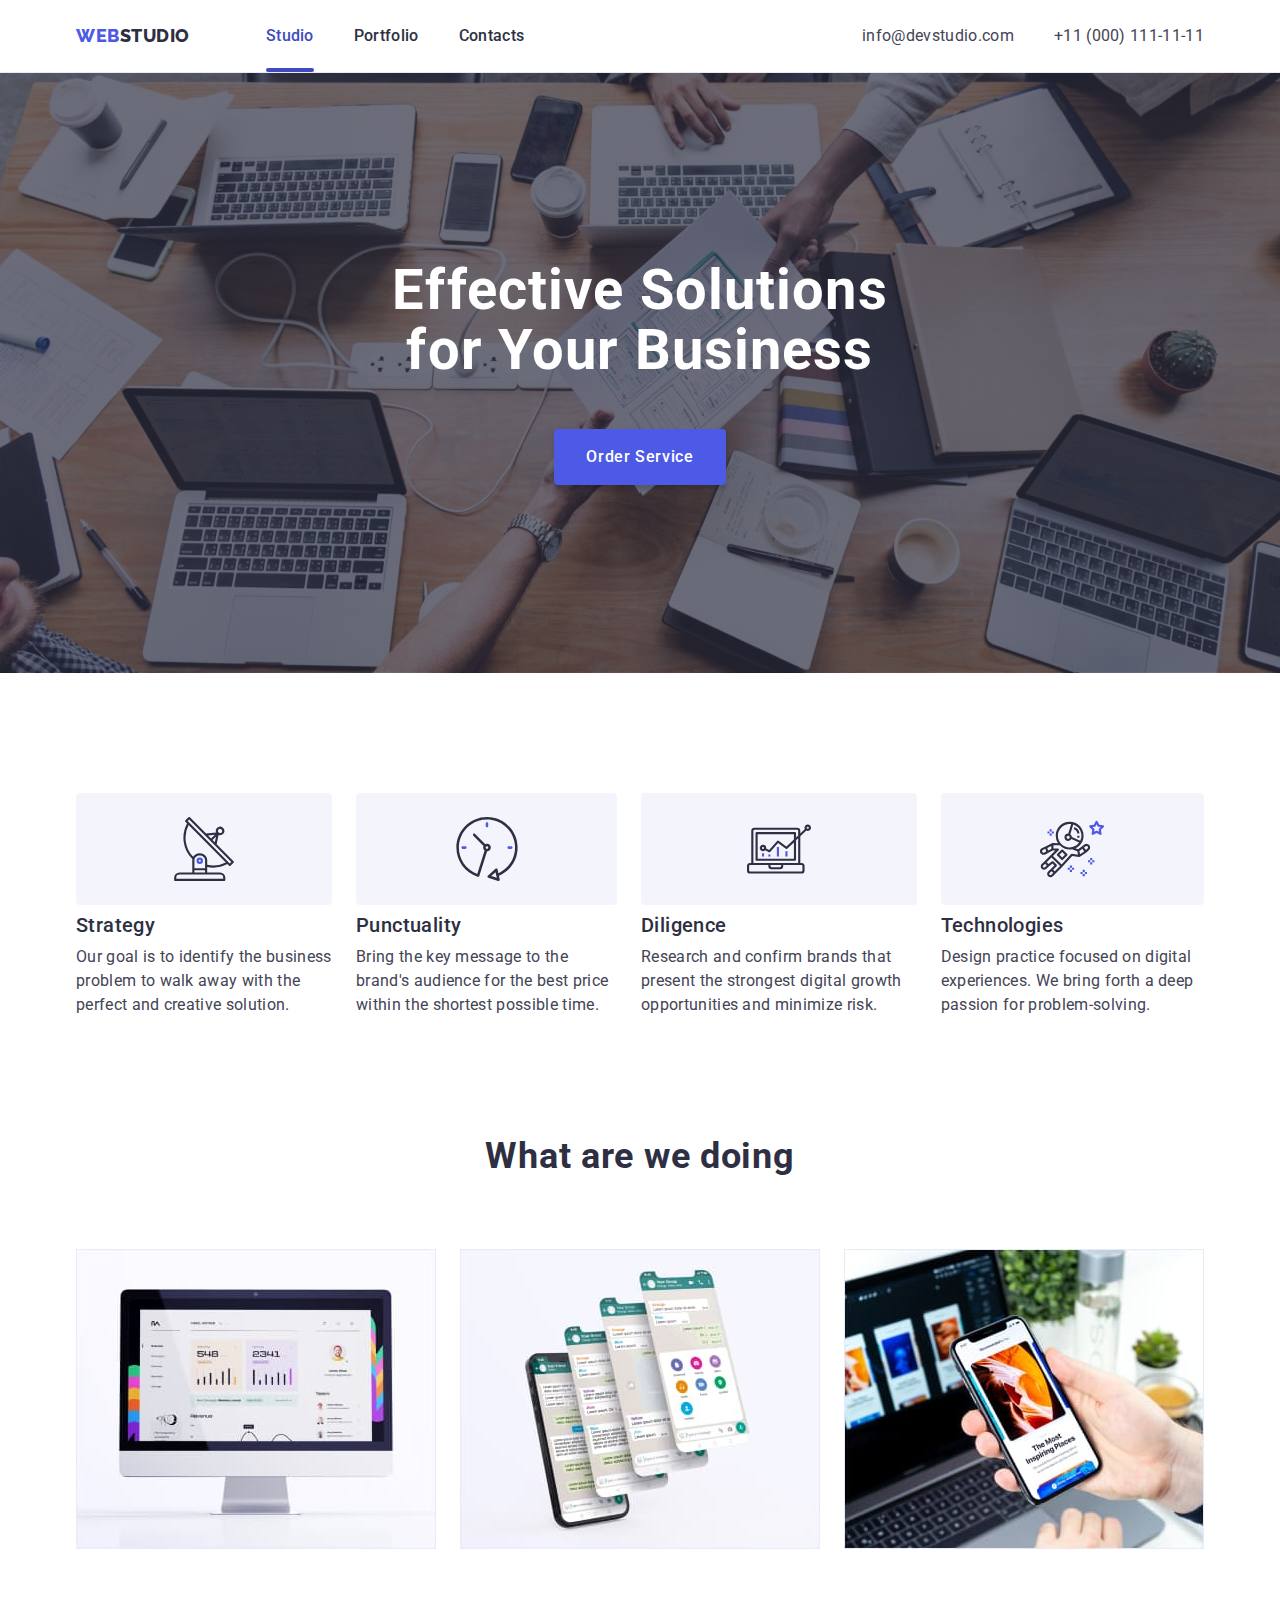
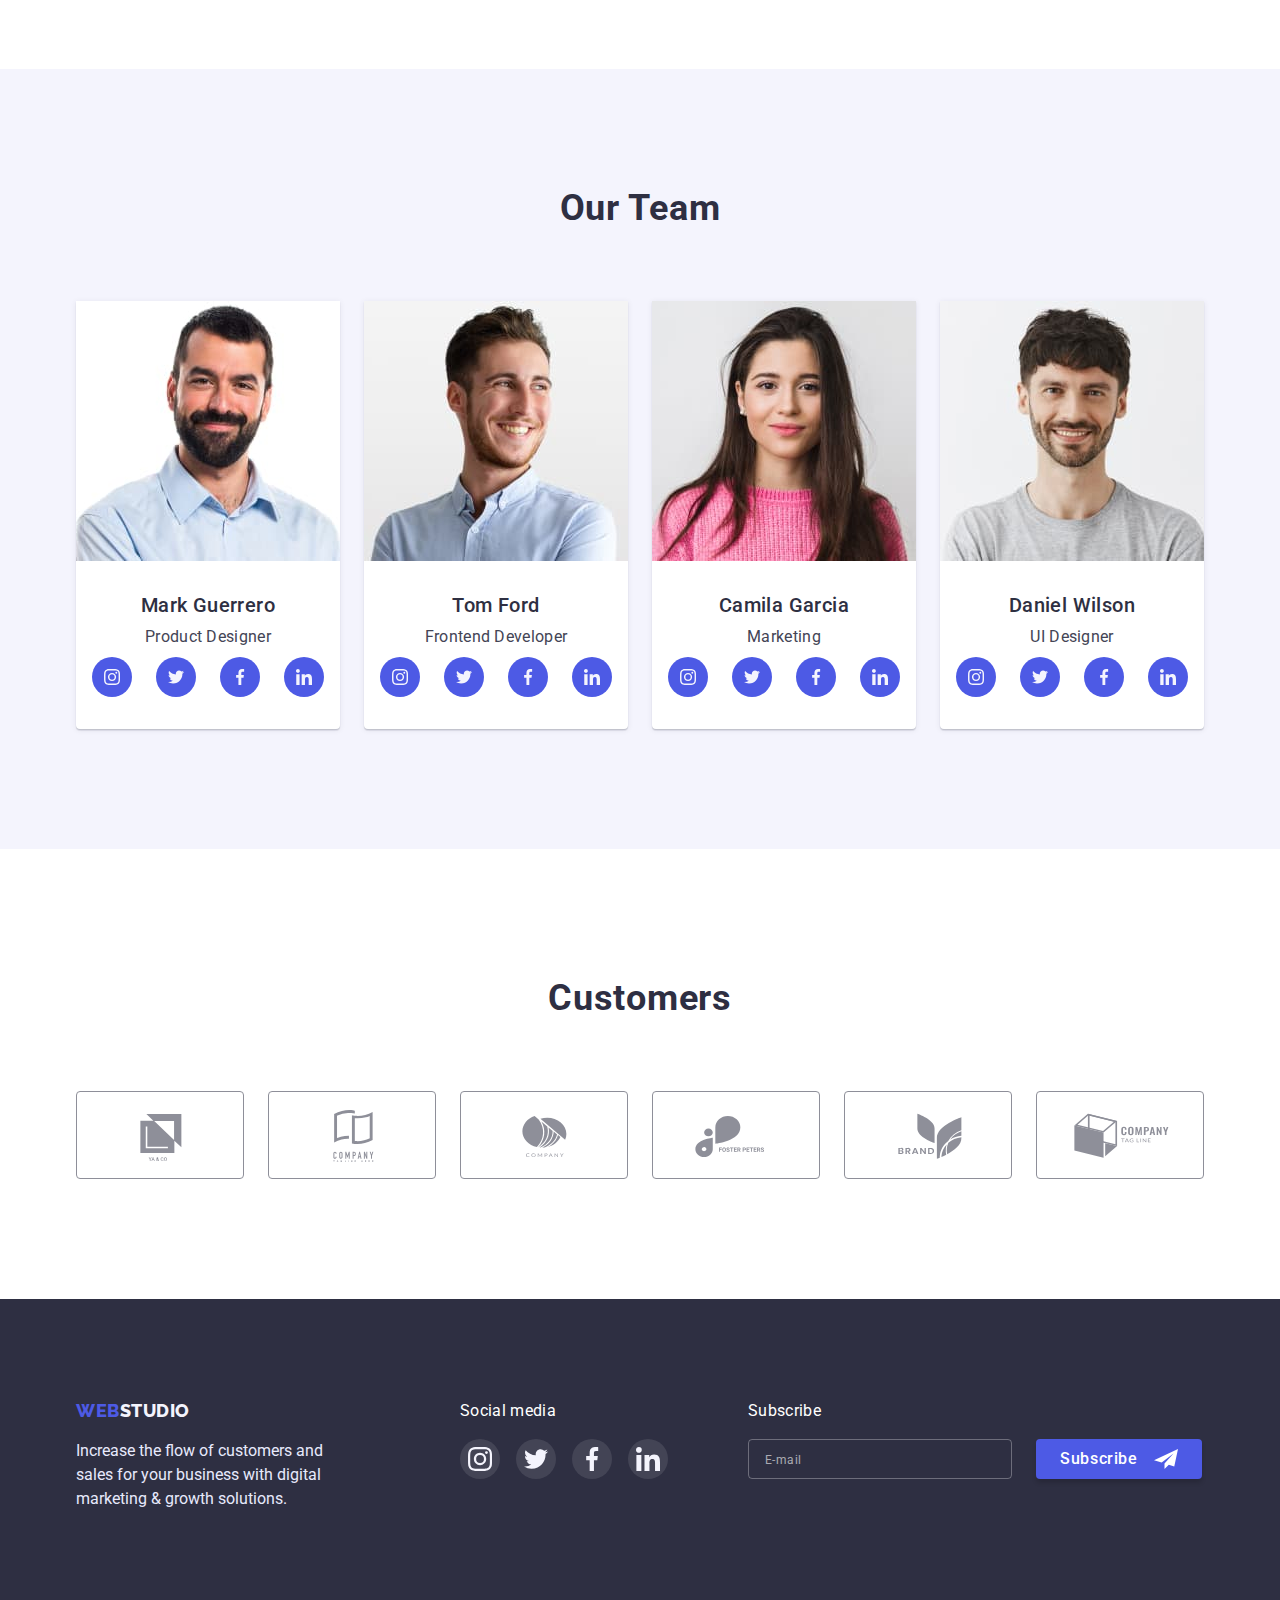
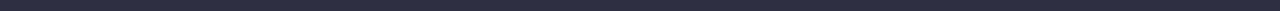
<file: index.html>
<!DOCTYPE html>
<html lang="en">
  <head>
    <meta charset="UTF-8" />
    <meta http-equiv="X-UA-Compatible" content="IE=edge" />
    <meta name="viewport" content="width=device-width, initial-scale=1.0" />
    <title>Studio</title>
    <link rel="preconnect" href="https://fonts.googleapis.com" />
    <link rel="preconnect" href="https://fonts.gstatic.com" crossorigin />
    <link
      href="https://fonts.googleapis.com/css2?family=Raleway:wght@800&family=Roboto:wght@400;500;700;900&display=swap"
      rel="stylesheet"
    />
    <link
      rel="stylesheet"
      href="https://cdnjs.cloudflare.com/ajax/libs/modern-normalize/1.1.0/modern-normalize.min.css"
    />
    <link rel="stylesheet" href="./css/styles.css" />
  </head>
  <body>
    <!--Header-->
    <header class="page-header">
      <div class="nav-box container">
        <nav class="site-nav">
          <a href="./index.html" class="logo link"
            >Web<span class="logo-part">Studio</span></a
          >
          <ul class="nav-list list">
            <li class="nav-item">
              <a href="./index.html" class="nav-link active link">Studio</a>
            </li>
            <li class="nav-item">
              <a href="./portfolio.html" class="nav-link link">Portfolio</a>
            </li>
            <li class="nav-item">
              <a href="" class="nav-link link">Contacts</a>
            </li>
          </ul>
        </nav>
        <address class="adress-nav">
          <ul class="adress-list list">
            <li class="adress-item">
              <a href="mailto:info@devstudio.com" class="adress-link link"
                >info@devstudio.com</a
              >
            </li>
            <li class="adress-item">
              <a href="tel:+110001111111" class="adress-link link"
                >+11 (000) 111-11-11</a
              >
            </li>
          </ul>
        </address>
      </div>
    </header>
    <!--Main-->
    <main>
      <!--Hero-->
      <section class="hero-section">
        <div class="container">
          <h1 class="hero-title">Effective Solutions for Your Business</h1>
          <button data-modal-open type="button" class="hero-button">
            Order Service
          </button>
        </div>
      </section>
      <!--Our features-->
      <section class="features section">
        <div class="container">
          <h2 class="visually-hidden title">Our features</h2>
          <ul class="features-list list">
            <li class="features-item">
              <div class="features-box">
                <svg class="features-icon" width="64" height="64">
                  <use href="./images/icons.svg#icon-antenna"></use>
                </svg>
              </div>
              <h3 class="features-subtitle subtitle">Strategy</h3>
              <p class="features-text text">
                Our goal is to identify the business problem to walk away with
                the perfect and creative solution.
              </p>
            </li>
            <li class="features-item">
              <div class="features-box">
                <svg class="features-icon" width="64" height="64">
                  <use href="./images/icons.svg#icon-clock"></use>
                </svg>
              </div>
              <h3 class="features-subtitle subtitle">Punctuality</h3>
              <p class="features-text text">
                Bring the key message to the brand's audience for the best price
                within the shortest possible time.
              </p>
            </li>
            <li class="features-item">
              <div class="features-box">
                <svg class="features-icon" width="64" height="64">
                  <use href="./images/icons.svg#icon-diagram"></use>
                </svg>
              </div>
              <h3 class="features-subtitle subtitle">Diligence</h3>
              <p class="features-text text">
                Research and confirm brands that present the strongest digital
                growth opportunities and minimize risk.
              </p>
            </li>
            <li class="features-item">
              <div class="features-box">
                <svg class="features-icon" width="64" height="64">
                  <use href="./images/icons.svg#icon-astronaut"></use>
                </svg>
              </div>
              <h3 class="features-subtitle subtitle">Technologies</h3>
              <p class="features-text text">
                Design practice focused on digital experiences. We bring forth a
                deep passion for problem-solving.
              </p>
            </li>
          </ul>
        </div>
      </section>
      <!--What are we doing-->
      <section class="about section">
        <div class="container">
          <h2 class="about-title title">What are we doing</h2>
          <ul class="about-list list">
            <li class="about-item">
              <img
                src="./images/Rectangle71.jpg"
                alt="computer screen"
                width="360"
              />
            </li>
            <li class="about-item">
              <img
                src="./images/Rectangle71-2.jpg"
                alt="phone application"
                width="360"
              />
            </li>
            <li class="about-item">
              <img
                src="./images/Rectangle71-3.jpg"
                alt="iphone in hand"
                width="360"
              />
            </li>
          </ul>
        </div>
      </section>
      <!--Our team-->
      <section class="team section">
        <div class="container">
          <h2 class="team-title title">Our Team</h2>
          <ul class="team-list list">
            <li class="section-team-item">
              <img
                src="./images/img.jpg"
                alt="men in shirt with black hair"
                width="264"
              />
              <div class="team-description">
                <h3 class="team-subtitle subtitle">Mark Guerrero</h3>
                <p class="team-text text">Product Designer</p>
                <ul class="team-soc-list list">
                  <li class="team-soc-item">
                    <a href="" class="team-soc-link link">
                      <svg class="team-soc-icon" width="16" height="16">
                        <use href="./images/icons.svg#icon-instagram"></use>
                      </svg>
                    </a>
                  </li>
                  <li class="team-soc-item">
                    <a href="" class="team-soc-link link">
                      <svg class="team-soc-icon" width="16" height="16">
                        <use href="./images/icons.svg#icon-twitter"></use>
                      </svg>
                    </a>
                  </li>
                  <li class="team-soc-item">
                    <a href="" class="team-soc-link link">
                      <svg class="team-soc-icon" width="16" height="16">
                        <use href="./images/icons.svg#icon-facebook"></use>
                      </svg>
                    </a>
                  </li>
                  <li class="team-soc-item">
                    <a href="" class="team-soc-link link">
                      <svg class="team-soc-icon" width="16" height="16">
                        <use href="./images/icons.svg#icon-linkedin"></use>
                      </svg>
                    </a>
                  </li>
                </ul>
              </div>
            </li>
            <li class="section-team-item">
              <img
                src="./images/img-2.jpg"
                alt="men in shirt with brown hair"
                width="264"
              />
              <div class="team-description">
                <h3 class="team-subtitle subtitle">Tom Ford</h3>
                <p class="team-text text">Frontend Developer</p>
                <ul class="team-soc-list list">
                  <li class="team-soc-item">
                    <a href="" class="team-soc-link link">
                      <svg class="team-soc-icon" width="16" height="16">
                        <use href="./images/icons.svg#icon-instagram"></use>
                      </svg>
                    </a>
                  </li>
                  <li class="team-soc-item">
                    <a href="" class="team-soc-link link">
                      <svg class="team-soc-icon" width="16" height="16">
                        <use href="./images/icons.svg#icon-twitter"></use>
                      </svg>
                    </a>
                  </li>
                  <li class="team-soc-item">
                    <a href="" class="team-soc-link link">
                      <svg class="team-soc-icon" width="16" height="16">
                        <use href="./images/icons.svg#icon-facebook"></use>
                      </svg>
                    </a>
                  </li>
                  <li class="team-soc-item">
                    <a href="" class="team-soc-link link">
                      <svg class="team-soc-icon" width="16" height="16">
                        <use href="./images/icons.svg#icon-linkedin"></use>
                      </svg>
                    </a>
                  </li>
                </ul>
              </div>
            </li>
            <li class="section-team-item">
              <img
                src="./images/img-3.jpg"
                alt="women in pink with long brown hair"
                width="264"
              />
              <div class="team-description">
                <h3 class="team-subtitle subtitle">Camila Garcia</h3>
                <p class="team-text text">Marketing</p>
                <ul class="team-soc-list list">
                  <li class="team-soc-item">
                    <a href="" class="team-soc-link link">
                      <svg class="team-soc-icon" width="16" height="16">
                        <use href="./images/icons.svg#icon-instagram"></use>
                      </svg>
                    </a>
                  </li>
                  <li class="team-soc-item">
                    <a href="" class="team-soc-link link">
                      <svg class="team-soc-icon" width="16" height="16">
                        <use href="./images/icons.svg#icon-twitter"></use>
                      </svg>
                    </a>
                  </li>
                  <li class="team-soc-item">
                    <a href="" class="team-soc-link link">
                      <svg class="team-soc-icon" width="16" height="16">
                        <use href="./images/icons.svg#icon-facebook"></use>
                      </svg>
                    </a>
                  </li>
                  <li class="team-soc-item">
                    <a href="" class="team-soc-link link">
                      <svg class="team-soc-icon" width="16" height="16">
                        <use href="./images/icons.svg#icon-linkedin"></use>
                      </svg>
                    </a>
                  </li>
                </ul>
              </div>
            </li>
            <li class="section-team-item">
              <img
                src="./images/img-4.jpg"
                alt="men in t-shirt with black hair"
                width="264"
              />
              <div class="team-description">
                <h3 class="team-subtitle subtitle">Daniel Wilson</h3>
                <p class="team-text text">UI Designer</p>
                <ul class="team-soc-list list">
                  <li class="team-soc-item">
                    <a href="" class="team-soc-link link">
                      <svg class="team-soc-icon" width="16" height="16">
                        <use href="./images/icons.svg#icon-instagram"></use>
                      </svg>
                    </a>
                  </li>
                  <li class="team-soc-item">
                    <a href="" class="team-soc-link link">
                      <svg class="team-soc-icon" width="16" height="16">
                        <use href="./images/icons.svg#icon-twitter"></use>
                      </svg>
                    </a>
                  </li>
                  <li class="team-soc-item">
                    <a href="" class="team-soc-link link">
                      <svg class="team-soc-icon" width="16" height="16">
                        <use href="./images/icons.svg#icon-facebook"></use>
                      </svg>
                    </a>
                  </li>
                  <li class="team-soc-item">
                    <a href="" class="team-soc-link link">
                      <svg class="team-soc-icon" width="16" height="16">
                        <use href="./images/icons.svg#icon-linkedin"></use>
                      </svg>
                    </a>
                  </li>
                </ul>
              </div>
            </li>
          </ul>
        </div>
      </section>
      <section class="client section">
        <div class="container">
          <h2 class="client-title title">Customers</h2>
          <ul class="clien-list list">
            <li class="client-item">
              <a href="" class="client-link link">
                <svg class="client-icon" width="104" height="56">
                  <use href="./images/icons.svg#icon-Logo-1"></use>
                </svg>
              </a>
            </li>
            <li class="client-item">
              <a href="" class="client-link link">
                <svg class="client-icon" width="104" height="56">
                  <use href="./images/icons.svg#icon-Logo-2"></use>
                </svg>
              </a>
            </li>
            <li class="client-item">
              <a href="" class="client-link link">
                <svg class="client-icon" width="104" height="56">
                  <use href="./images/icons.svg#icon-Logo-3"></use>
                </svg>
              </a>
            </li>
            <li class="client-item">
              <a href="" class="client-link link">
                <svg class="client-icon" width="104" height="56">
                  <use href="./images/icons.svg#icon-Logo-4"></use>
                </svg>
              </a>
            </li>
            <li class="client-item">
              <a href="" class="client-link link">
                <svg class="client-icon" width="104" height="56">
                  <use href="./images/icons.svg#icon-Logo-5"></use>
                </svg>
              </a>
            </li>
            <li class="client-item">
              <a href="" class="client-link link">
                <svg class="client-icon" width="104" height="56">
                  <use href="./images/icons.svg#icon-Logo-6"></use>
                </svg>
              </a>
            </li>
          </ul>
        </div>
      </section>
    </main>
    <!--Footer-->
    <footer class="page-footer">
      <div class="container footer-wrap">
        <div class="footer">
          <a href="./index.html" class="logo link"
            >Web<span class="logo-part">Studio</span></a
          >
          <p class="footer-text">
            Increase the flow of customers and sales for your business with
            digital marketing & growth solutions.
          </p>
        </div>
        <div class="soc-media">
          <p class="soc-media-text">Social media</p>
          <ul class="soc-media-list list">
            <li class="soc-media-item">
              <a href="" class="soc-media-link link">
                <svg class="soc-media-icon" width="24" height="24">
                  <use href="./images/icons.svg#icon-instagram"></use>
                </svg>
              </a>
            </li>
            <li class="soc-media-item">
              <a href="" class="soc-media-link link">
                <svg class="soc-media-icon" width="24" height="24">
                  <use href="./images/icons.svg#icon-twitter"></use>
                </svg>
              </a>
            </li>
            <li class="soc-media-item">
              <a href="" class="soc-media-link link">
                <svg class="soc-media-icon" width="24" height="24">
                  <use href="./images/icons.svg#icon-facebook"></use>
                </svg>
              </a>
            </li>
            <li class="soc-media-item">
              <a href="" class="soc-media-link link">
                <svg class="soc-media-icon" width="24" height="24">
                  <use href="./images/icons.svg#icon-linkedin"></use>
                </svg>
              </a>
            </li>
          </ul>
        </div>
        <div class="subscribe-form-wrap">
          <p class="soc-media-text">Subscribe</p>
          <form class="subscribe-form">
            <input
              id="email"
              type="email"
              name="user_mail"
              class="subscribe-form-input"
              required
              placeholder="E-mail"
              aria-label="E-mail"
            />
            <button class="subscribe-form-submit" type="submit">
              Subscribe
              <svg class="subscribe-form-icon" width="24" height="24">
                <use href="./images/icons.svg#icon-subscribe"></use>
              </svg>
            </button>
          </form>
        </div>
      </div>
    </footer>
    <div class="backdrop is-hidden" data-modal>
      <div class="modal">
        <button class="modal-closet-btn" type="button" data-modal-close>
          <svg class="modal-closet-btn-icon" width="8" height="8">
            <use href="./images/icons.svg#icon-close-modal"></use>
          </svg>
        </button>
        <p class="modal-title">Leave your contacts and we will call you back</p>
        <form class="modal-form">
          <label class="modal-form-field">
            <span class="modal-form-input-des">Name</span>
            <span class="form-wrapper">
              <input
                type="text"
                name="user_name"
                class="modal-form-input"
                required
                pattern="^[a-zA-z]+"
                minlength="2"
              />
              <svg class="modal-form-icon" width="18" height="24">
                <use href="./images/icons.svg#icon-person-black"></use>
              </svg>
            </span>
          </label>
          <label class="modal-form-field">
            <span class="modal-form-input-des">Phone</span>
            <span class="form-wrapper">
              <input
                type="tel"
                name="user_form"
                class="modal-form-input"
                required
                pattern="[0-9]{3}-[0-9]{3}-[0-9]{4}"
              />
              <svg class="modal-form-icon" width="18" height="24">
                <use href="./images/icons.svg#icon-phone-black"></use>
              </svg>
            </span>
          </label>
          <label class="modal-form-field">
            <span class="modal-form-input-des">Email</span>
            <span class="form-wrapper">
              <input
                type="email"
                name="user_mail"
                class="modal-form-input"
                required
              />
              <svg class="modal-form-icon" width="18" height="24">
                <use href="./images/icons.svg#icon-email-black"></use>
              </svg>
            </span>
          </label>
          <label class="modal-form-field">
            <span class="modal-form-input-des">Comment</span>
            <textarea
              class="modal-form-message"
              name="user_message"
              placeholder="Text input"
            ></textarea>
          </label>
          <input
            id="user-policy"
            type="checkbox"
            name="user_policy"
            class="modal-form-check visually-hidden"
          />
          <label class="modal-form-check-desc" for="user-policy">
            I accept the terms and conditions of the&nbsp;
            <a href="" class="modal-form-check-link">Privacy Policy</a>
          </label>
          <button class="modal-form-submit" type="submit">Send</button>
        </form>
      </div>
    </div>
    <script src="./modal.js"></script>
  </body>
</html>
</file>
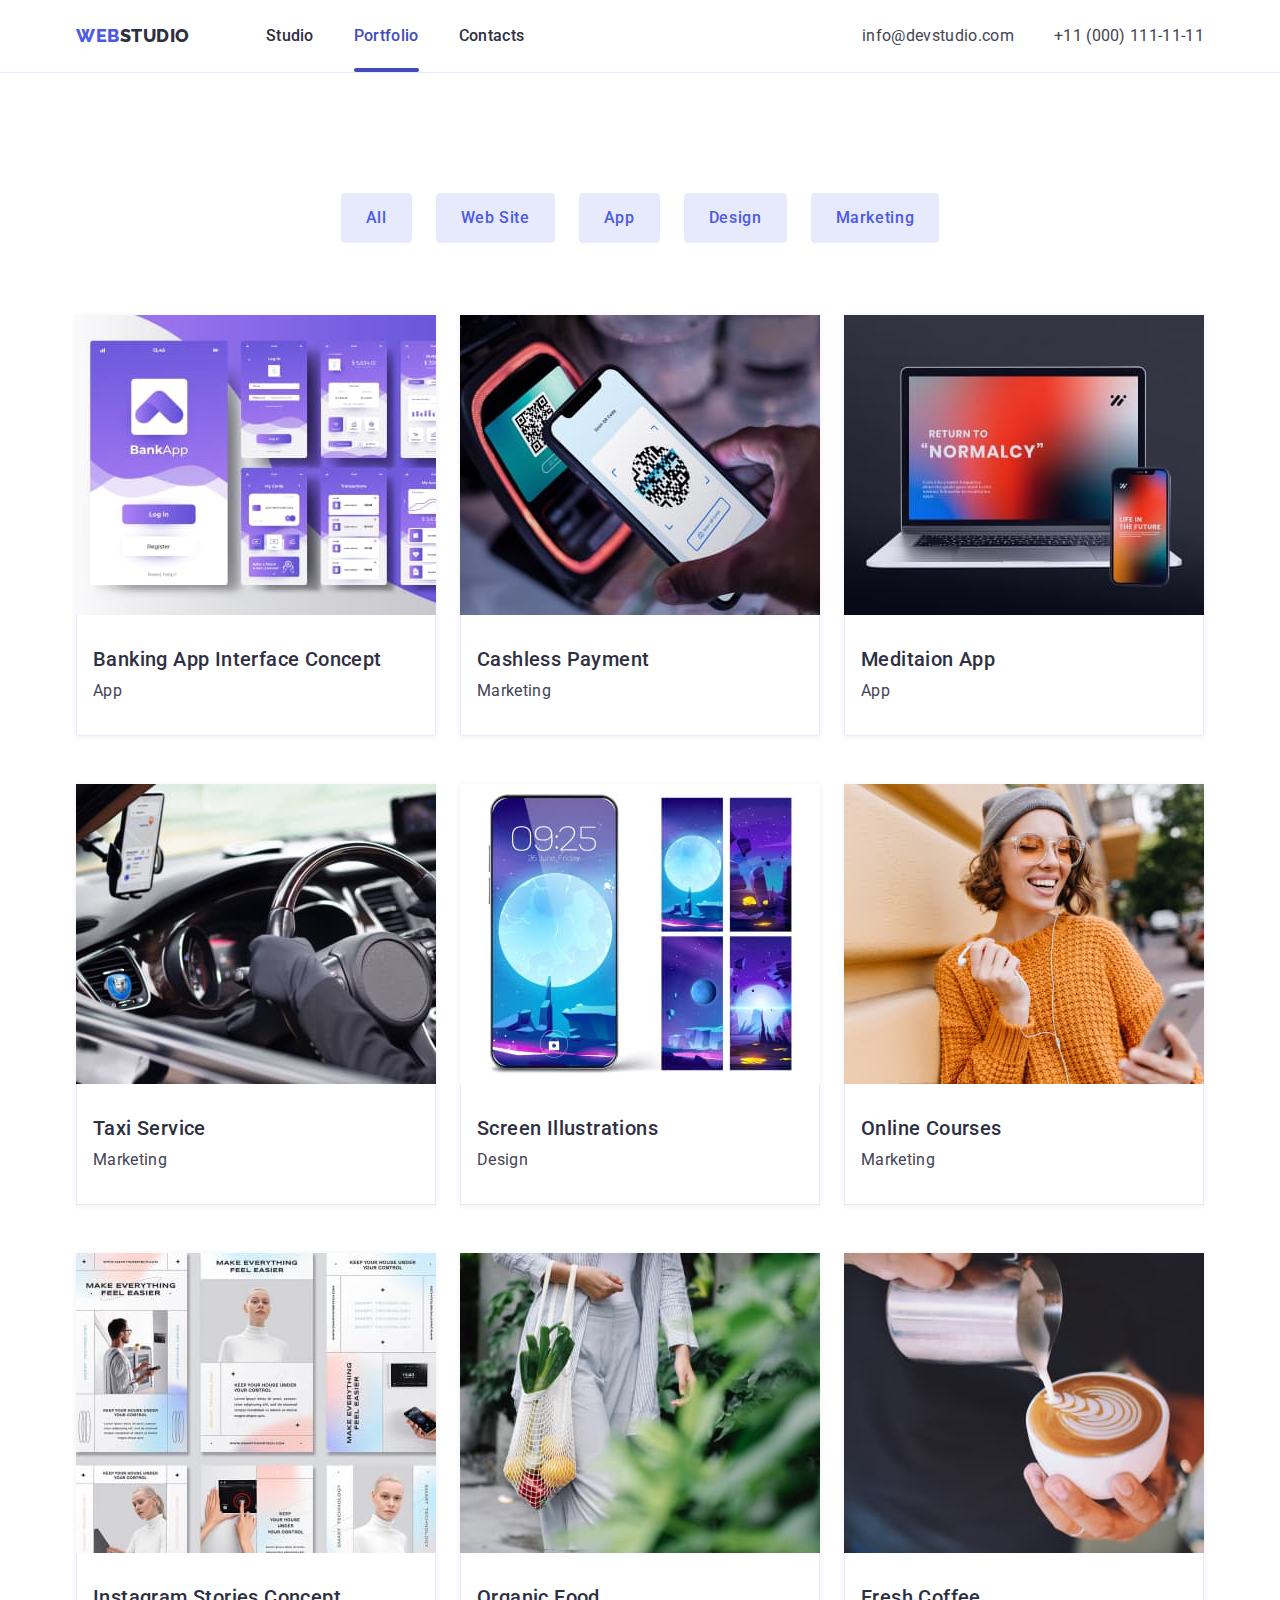
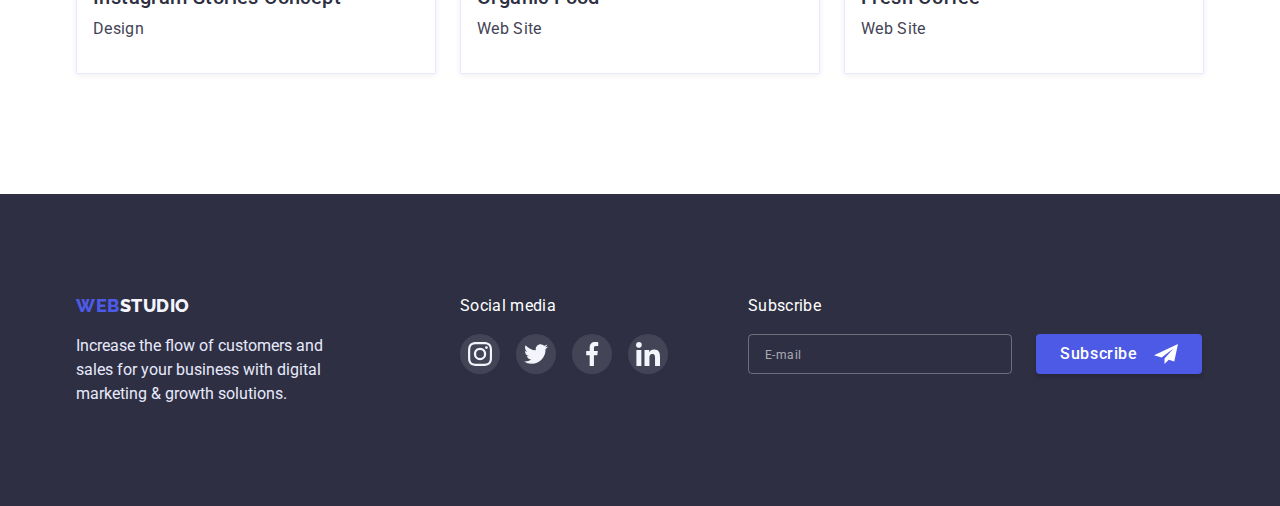
<file: portfolio.html>
<!DOCTYPE html>
<html lang="en">
  <head>
    <meta charset="UTF-8" />
    <meta http-equiv="X-UA-Compatible" content="IE=edge" />
    <meta name="viewport" content="width=device-width, initial-scale=1.0" />
    <title>Portfolio</title>
    <link rel="preconnect" href="https://fonts.googleapis.com" />
    <link rel="preconnect" href="https://fonts.gstatic.com" crossorigin />
    <link
      href="https://fonts.googleapis.com/css2?family=Raleway:wght@800&family=Roboto:wght@400;500;700;900&display=swap"
      rel="stylesheet"
    />
    <link
      rel="stylesheet"
      href="https://cdnjs.cloudflare.com/ajax/libs/modern-normalize/1.1.0/modern-normalize.min.css"
    />
    <link rel="stylesheet" href="./css/styles.css" />
  </head>
  <body>
    <!--Header-->
    <header class="page-header">
      <div class="nav-box container">
        <nav class="site-nav">
          <a href="./index.html" class="logo link"
            >Web<span class="logo-part">Studio</span></a
          >
          <ul class="nav-list list">
            <li class="nav-item">
              <a href="./index.html" class="nav-link link">Studio</a>
            </li>
            <li class="nav-item">
              <a href="./portfolio.html" class="nav-link active link"
                >Portfolio</a
              >
            </li>
            <li class="nav-item">
              <a href="" class="nav-link link">Contacts</a>
            </li>
          </ul>
        </nav>
        <address class="adress-nav">
          <ul class="adress-list list">
            <li class="adress-item">
              <a href="mailto:info@devstudio.com" class="adress-link link"
                >info@devstudio.com</a
              >
            </li>
            <li class="adress-item">
              <a href="tel:+110001111111" class="adress-link link"
                >+11 (000) 111-11-11</a
              >
            </li>
          </ul>
        </address>
      </div>
    </header>
    <!--Main-->
    <main>
      <section class="portfolio section">
        <div class="container">
          <h1 class="visually-hidden">Portfolio</h1>
          <ul class="portfolio-nav list">
            <li class="portfolio-item">
              <button type="button" class="filter-btn">All</button>
            </li>
            <li class="portfolio-item">
              <button type="button" class="filter-btn">Web Site</button>
            </li>
            <li class="portfolio-item">
              <button type="button" class="filter-btn">App</button>
            </li>
            <li class="portfolio-item">
              <button type="button" class="filter-btn">Design</button>
            </li>
            <li class="portfolio-item">
              <button type="button" class="filter-btn">Marketing</button>
            </li>
          </ul>

          <!--Gallery of works-->
          <ul class="gallery-list list">
            <li class="gallery-item">
              <a href="" class="portfolio-link link">
                <div class="portfolio-wrap">
                  <img
                    src="./images/img-5.jpg"
                    alt="app interface"
                    width="360"
                    height="300"
                  />
                  <p class="overlay text">
                    14 Stylish and User-Friendly App Design Concepts · Task
                    Manager App · Calorie Tracker App · Exotic Fruit Ecommerce
                    App · Cloud Storage App
                  </p>
                </div>
                <div class="portfolio-description">
                  <h2 class="portfolio-subtitle subtitle">
                    Banking App Interface Concept
                  </h2>
                  <p class="portfolio-text text">App</p>
                </div>
              </a>
            </li>
            <li class="gallery-item">
              <a href="" class="portfolio-link link">
                <div class="portfolio-wrap">
                  <img
                    src="./images/img-6.jpg"
                    alt="phone and terminal"
                    width="360"
                    height="300"
                  />
                  <p class="overlay text">
                    14 Stylish and User-Friendly App Design Concepts · Task
                    Manager App · Calorie Tracker App · Exotic Fruit Ecommerce
                    App · Cloud Storage App
                  </p>
                </div>
                <div class="portfolio-description">
                  <h2 class="portfolio-subtitle subtitle">Cashless Payment</h2>
                  <p class="portfolio-text text">Marketing</p>
                </div>
              </a>
            </li>
            <li class="gallery-item">
              <a href="" class="portfolio-link link">
                <div class="portfolio-wrap">
                  <img
                    src="./images/img-7.jpg"
                    alt="laptop and phone"
                    width="360"
                    height="300"
                  />
                  <p class="overlay text">
                    14 Stylish and User-Friendly App Design Concepts · Task
                    Manager App · Calorie Tracker App · Exotic Fruit Ecommerce
                    App · Cloud Storage App
                  </p>
                </div>
                <div class="portfolio-description">
                  <h2 class="portfolio-subtitle subtitle">Meditaion App</h2>
                  <p class="portfolio-text text">App</p>
                </div>
              </a>
            </li>
            <li class="gallery-item">
              <a href="" class="portfolio-link link">
                <div class="portfolio-wrap">
                  <img
                    src="./images/img-8.jpg"
                    alt="car"
                    width="360"
                    height="300"
                  />
                  <p class="overlay text">
                    14 Stylish and User-Friendly App Design Concepts · Task
                    Manager App · Calorie Tracker App · Exotic Fruit Ecommerce
                    App · Cloud Storage App
                  </p>
                </div>
                <div class="portfolio-description">
                  <h2 class="portfolio-subtitle subtitle">Taxi Service</h2>
                  <p class="portfolio-text text">Marketing</p>
                </div>
              </a>
            </li>
            <li class="gallery-item">
              <a href="" class="portfolio-link link">
                <div class="portfolio-wrap">
                  <img
                    src="./images/img-9.jpg"
                    alt="phone screen"
                    width="360"
                    height="300"
                  />
                  <p class="overlay text">
                    14 Stylish and User-Friendly App Design Concepts · Task
                    Manager App · Calorie Tracker App · Exotic Fruit Ecommerce
                    App · Cloud Storage App
                  </p>
                </div>
                <div class="portfolio-description">
                  <h2 class="portfolio-subtitle subtitle">
                    Screen Illustrations
                  </h2>
                  <p class="portfolio-text text">Design</p>
                </div>
              </a>
            </li>
            <li class="gallery-item">
              <a href="" class="portfolio-link link">
                <div class="portfolio-wrap">
                  <img
                    src="./images/img-10.jpg"
                    alt="women holding phone"
                    width="360"
                    height="300"
                  />
                  <p class="overlay text">
                    14 Stylish and User-Friendly App Design Concepts · Task
                    Manager App · Calorie Tracker App · Exotic Fruit Ecommerce
                    App · Cloud Storage App
                  </p>
                </div>
                <div class="portfolio-description">
                  <h2 class="portfolio-subtitle subtitle">Online Courses</h2>
                  <p class="portfolio-text text">Marketing</p>
                </div>
              </a>
            </li>
            <li class="gallery-item">
              <a href="" class="portfolio-link link">
                <div class="portfolio-wrap">
                  <img
                    src="./images/img-11.jpg"
                    alt="stories design"
                    width="360"
                    height="300"
                  />
                  <p class="overlay text">
                    14 Stylish and User-Friendly App Design Concepts · Task
                    Manager App · Calorie Tracker App · Exotic Fruit Ecommerce
                    App · Cloud Storage App
                  </p>
                </div>
                <div class="portfolio-description">
                  <h2 class="portfolio-subtitle subtitle">
                    Instagram Stories Concept
                  </h2>
                  <p class="portfolio-text text">Design</p>
                </div>
              </a>
            </li>
            <li class="gallery-item">
              <a href="" class="portfolio-link link">
                <div class="portfolio-wrap">
                  <img
                    src="./images/img-12.jpg"
                    alt="bucket of vegitables"
                    width="360"
                    height="300"
                  />
                  <p class="overlay text">
                    14 Stylish and User-Friendly App Design Concepts · Task
                    Manager App · Calorie Tracker App · Exotic Fruit Ecommerce
                    App · Cloud Storage App
                  </p>
                </div>
                <div class="portfolio-description">
                  <h2 class="portfolio-subtitle subtitle">Organic Food</h2>
                  <p class="portfolio-text text">Web Site</p>
                </div>
              </a>
            </li>
            <li class="gallery-item">
              <a href="" class="portfolio-link link">
                <div class="portfolio-wrap">
                  <img
                    src="./images/img-13.jpg"
                    alt="cup of cofee"
                    width="360"
                    height="300"
                  />
                  <p class="overlay text">
                    14 Stylish and User-Friendly App Design Concepts · Task
                    Manager App · Calorie Tracker App · Exotic Fruit Ecommerce
                    App · Cloud Storage App
                  </p>
                </div>
                <div class="portfolio-description">
                  <h2 class="portfolio-subtitle subtitle">Fresh Coffee</h2>
                  <p class="portfolio-text text">Web Site</p>
                </div>
              </a>
            </li>
          </ul>
        </div>
      </section>
    </main>
    <!--Footer-->
    <footer class="page-footer">
      <div class="container footer-wrap">
        <div class="footer">
          <a href="./index.html" class="logo link"
            >Web<span class="logo-part">Studio</span></a
          >
          <p class="footer-text">
            Increase the flow of customers and sales for your business with
            digital marketing & growth solutions.
          </p>
        </div>
        <div class="soc-media">
          <p class="soc-media-text">Social media</p>
          <ul class="soc-media-list list">
            <li class="soc-media-item">
              <a href="" class="soc-media-link link">
                <svg class="soc-media-icon" width="24" height="24">
                  <use href="./images/icons.svg#icon-instagram"></use>
                </svg>
              </a>
            </li>
            <li class="soc-media-item">
              <a href="" class="soc-media-link link">
                <svg class="soc-media-icon" width="24" height="24">
                  <use href="./images/icons.svg#icon-twitter"></use>
                </svg>
              </a>
            </li>
            <li class="soc-media-item">
              <a href="" class="soc-media-link link">
                <svg class="soc-media-icon" width="24" height="24">
                  <use href="./images/icons.svg#icon-facebook"></use>
                </svg>
              </a>
            </li>
            <li class="soc-media-item">
              <a href="" class="soc-media-link link">
                <svg class="soc-media-icon" width="24" height="24">
                  <use href="./images/icons.svg#icon-linkedin"></use>
                </svg>
              </a>
            </li>
          </ul>
        </div>
        <div class="subscribe-form-wrap">
          <p class="soc-media-text">Subscribe</p>
          <form class="subscribe-form">
            <input
              id="email"
              type="email"
              name="user_mail"
              class="subscribe-form-input"
              required
              placeholder="E-mail"
              aria-label="E-mail"
            />
            <button class="subscribe-form-submit" type="submit">
              Subscribe
              <svg class="subscribe-form-icon" width="24" height="24">
                <use href="./images/icons.svg#icon-subscribe"></use>
              </svg>
            </button>
          </form>
        </div>
      </div>
    </footer>
  </body>
</html>
</file>
<file: css/styles.css>
/* Variables */
:root{
    --hero-background-color: #2E2F42;
    --header-color: #2E2F42;
    --primary-text-color: #434455;
    --primary-background-color: #FFFFFF;
    --primary-btn-color: #4D5AE5;
    --hover-color:#404BBF;
    --success-color: #31D0AA;
    --logo-color: #4D5AE5;
    --accent-color:#E7E9FC;
}

/* Body */
body{
    background-color: var(--primary-background-color);
    color: var(--primary-text-color);
    font-family: Roboto, sans-serif;
    font-size: 16px;
}
img{
    display: block;
    max-width: 100%;
    height: auto;
}
.container{
    width: 100%;
    max-width: 1158px;
    padding-left: 15px;
    padding-right: 15px;
    margin-left: auto;
    margin-right: auto;
}
.list{
    list-style: none;
}
.link{
text-decoration: none;}

h1, h2, h3, h4, h5, h6, p{
margin: 0;
}
ul{
    margin: 0;
    padding-left: 0;
}

.section{
    padding-top: 120px;
    padding-bottom: 120px;
}

/* Logo */
.page-header{
    border-bottom: 1px solid #E7E9FC;
}

.logo {
    color: var(--logo-color);
    font-family: 'Raleway';
        font-weight: 800;
        font-size: 18px;
        line-height: 1.33;
        letter-spacing: 0.03em;
        text-transform: uppercase;
    
}

.logo-part {
    color:#2E2F42;
}

/* Site nav */
.nav-box.container{
    display: flex;
    align-items: center;
}

.nav-list{
    display: flex;
    margin-left: 76px;
}
.nav-item:not(:last-child){
    margin-right: 40px;
}
.adress-nav{
margin-left:auto ;
}

.adress-list {
    display: flex;
}

.adress-item:not(:last-child) {
    margin-right: 40px;
}

.site-nav{
    display: flex;
    align-items: center;
}
.nav-link {
    position: relative;
display: block;
padding-top: 24px;
padding-bottom: 24px;
transition: color 250ms cubic-bezier(0.4, 0, 0.2, 1);

    color: var(--header-color);
        font-weight: 500;
        line-height: 1.5;
        letter-spacing: 0.02em;
}
.nav-link.active{
color: var(--hover-color);
}

.active::after{
    display: inline-block;
    position: absolute;
    bottom: 0%;
    right: 0%;
  
    content: "";
    width: 100%;
    height: 4px;
       
     background-color: #404BBF;
            border-radius: 2px;
}

.adress-link {
    display: block;
        padding-top: 24px;
        padding-bottom: 24px;
        transition: color 250ms cubic-bezier(0.4, 0, 0.2, 1);

    color: var(--primary-text-color);
    line-height: 1.5;
        font-style: normal;
        letter-spacing: 0.02em;}

.nav-link:is(:hover, :focus),.adress-link:is(:hover, :focus){
    color: var(--hover-color);
}


/* Hero */
.hero-section{
    max-width: 1440px;
    margin: 0 auto;
    padding-top: 188px;
    padding-bottom: 188px;
    text-align: center;
    background-color: var(--hero-background-color);
    background-image: linear-gradient(rgba(46, 47, 66, 0.7),rgba(46, 47, 66, 0.7)), url(../images/hero-bg.jpg);
    background-repeat: no-repeat;
    background-size: cover;
   background-position: center;
}

.hero-title{
margin-bottom: 48px;
width: 496px;
margin-left: auto;
margin-right: auto;

color: #FFFFFF;
font-size: 56px;
    line-height: 1.07;
    letter-spacing: 0.02em;
}

.hero-button {
    display: inline-block;
border-radius: 4px;
padding: 16px 32px;
min-width: 169px;
text-align: center;
border: none;
cursor: pointer;
box-shadow: 0px 4px 4px rgba(0, 0, 0, 0.15);
transition: background-color 250ms cubic-bezier(0.4, 0, 0.2, 1);

    font-family: inherit;
    color: #FFFFFF;
    background-color:var(--primary-btn-color);
    font-weight: 500;
    font-size: 16px;
    line-height: 1.5;
    letter-spacing: 0.04em;

}

.hero-button:is(:hover,:focus){
    background-color: var(--hover-color);
}
 /* < -Our features-> */
 .features-list{
    display: flex;
 }
 
 .features-item{
    width: calc((100%-72px)/4);
    margin-right: 24px;
 }
.features-item:last-child{
    margin-right: 0px;
}

.features-box{
    display: flex;
    justify-content: center;
    align-items: center;
    height: 112px;
    margin-bottom:8px;

    background-color: #F4F4FD;
    border-radius: 4px;
}

.title{
color: var(--header-color);
    font-size: 36px;
    line-height: 1.11;
    letter-spacing: 0.02em;
    margin-bottom: 72px;
    text-align: center;
}
.subtitle{
margin-bottom: 8px;

color: var(--header-color);
font-size:20px;
line-height: 1.2;
letter-spacing: 0.02em;
font-weight: 500;
}

.text{
    color: var(--primary-text-color);
        line-height:1.5;
        letter-spacing: 0.02em;
}

.visually-hidden {
    position: absolute;
    white-space: nowrap;
    width: 1px;
    height: 1px;
    overflow: hidden;
    border: 0;
    padding: 0;
    clip: rect(0 0 0 0);
    clip-path: inset(50%);
    margin: -1px;
}

/* About us */

.about-title{
    margin-bottom: 72px;
}
.about.section{
    padding-top: 0px;
}

.about-list {
    display: flex;
}

.about-item {
    width: calc((100%-48px)/3);
    margin-right: 24px;
}

.about-item:last-child {
    margin-right: 0px;
}


/* Our team */
.team{
    background-color: #F4F4FD;
}
.section-team-item{
width: calc((100%-72px)/4);
margin-right: 24px;

background-color: var(--primary-background-color);
box-shadow: 0px 1px 6px rgba(46, 47, 66, 0.08), 0px 1px 1px rgba(46, 47, 66, 0.16), 0px 2px 1px rgba(46, 47, 66, 0.08);
border-radius: 0px 0px 4px 4px;
}
 .team-list {
     display: flex;
 }

 .section-team-item:last-child{
     margin-right: 0px;}

   .team-description{
    padding-top: 32px;
    padding-bottom: 32px;
    padding-left: 16px;
    padding-right: 16px;
   }

.team-subtitle{
        text-align: center;
        margin-bottom: 8px;
    }
     
.team-text{
      text-align: center;
      margin-bottom: 8px;
         }

.team-soc-list {
    display: flex;
    justify-content: center;
    gap: 24px;
}

.team-soc-item {
    width: 40px;
    height: 40px;
}

.team-soc-link {
    display: flex;
    justify-content: center;
    align-items: center;
    background-color: #4D5AE5;
    transition: background-color 250ms cubic-bezier(0.4, 0, 0.2, 1);
    
    width: 100%;
    height: 100%;
    border-radius: 50%;
}

.team-soc-link:is(:hover,:focus){
    background-color: var(--hover-color);
}

.team-soc-icon{
    fill: #F4F4FD;;
}

   /* Customers      */

   .client.section {
       padding-top: 130px;
   }

   .client-title {
    margin-bottom: 72px;
   }

   .clien-list{
    display: flex;
    gap: 24px;
   }

   .client-item{
    width: 168px;
    height: 88px;
   }

   .client-link{
    border-radius: 4px;
        display: flex;
        align-items: center;
        justify-content: center;
        transition: border-color 250ms cubic-bezier(0.4, 0, 0.2, 1), color 250ms cubic-bezier(0.4, 0, 0.2, 1);

    width: 100%;
    height: 100%;
    color: #8E8F99;
    border: 1px solid #8E8F99;  
   }

.client-link:is(:hover, :focus){
    border-color: var(--hover-color);
    color: var(--hover-color);
}

.client-icon{
    fill: currentColor;
}


/* footer */
.page-footer{
padding-top: 100px;
padding-bottom: 100px;

background: #2E2F42;
}

.page-footer .logo-part{
    color: #F4F4FD;
}
.footer-text {
margin-top: 16px;
width: 264px;

    color: var(--accent-color);
    line-height: 1.5;}

 .footer-wrap{
    display: flex;
 }
.footer{
    margin-right: 120px;
}
.soc-media{
    margin-right: 80px;
}
.soc-media-text{
    font-weight: 500px;
    margin-bottom: 16px;
line-height: 1.5;
letter-spacing: 0.02em;
color: #FFFFFF;
}

.soc-media-list{
    display: flex;
    gap: 16px;
    display: flex;
    justify-content: center;
}

.soc-media-item{
 width: 40px;
    height: 40px;
}
.soc-media-link{
width: 100%;
    height: 100%;
    border-radius: 50%;
    display: flex;
    justify-content: center;
    align-items: center;
transition: background-color 250ms cubic-bezier(0.4, 0, 0.2, 1);

    background-color: rgba(255, 255, 255, 0.1);
    color: #F4F4FD;
}
.soc-media-icon{
fill:currentColor
}

.soc-media-link:is(:hover,:focus){
    background-color: #31D0AA;
}

.subscribe-form{
    display: flex;
    gap: 24px;
}

.subscribe-form-input {
    width: 264px;
    height: 40px;
    padding-left: 16px;
    padding-top: 8px;
    padding-bottom: 8px;
    padding-right: 6px;
    transition: border-color 250ms cubic-bezier(0.4, 0, 0.2, 1);
    
    line-height: 1.33;
        letter-spacing: 0.04em;
        color: #FFFFFF;
        background-color: transparent;
    border: 1px solid rgba(255, 255, 255, 0.3);
    border-radius: 4px;
}
.subscribe-form-input::placeholder {
    font-size: 12px;
    line-height: 2;
    letter-spacing: 0.04em;
    color: rgba(255, 255, 255, 0.6);
}
.subscribe-form-input:focus {
    outline: none;
    border-color:#4D5AE5;
}

.subscribe-form-submit {
    display: flex;
        gap: 16px;
align-self: center;

    border-radius: 4px;
    padding: 8px 24px;
    min-width: 165px;
    border: none;
    cursor: pointer;
    box-shadow: 0px 4px 4px rgba(0, 0, 0, 0.15);
    transition: background-color 250ms cubic-bezier(0.4, 0, 0.2, 1);

    font-family: inherit;
    color: #FFFFFF;
    background-color: var(--primary-btn-color);
    font-weight: 500;
    font-size: 16px;
    line-height: 1.5;
    letter-spacing: 0.04em;
}
.subscribe-form-icon{
    fill: #FFFFFF;
}

.subscribe-form-submit:is(:hover, :focus) {
    background-color: var(--hover-color);
}

    /* Portfolio */
.portfolio-nav{
    display: flex;
    justify-content: center;
    margin-bottom: 72px;
}
.portfolio-item+ .portfolio-item{
    margin-left: 24px;
}
    
.filter-btn{
    display: inline-block;
        border-radius: 4px;
        padding: 12px 24px;
        text-align: center;
        border: 1px solid #E7E9FC;
        cursor: pointer;
        transition: color 250ms cubic-bezier(0.4, 0, 0.2, 1), border-color 250ms cubic-bezier(0.4, 0, 0.2, 1), background-color 250ms cubic-bezier(0.4, 0, 0.2, 1), box-shadow 250ms cubic-bezier(0.4, 0, 0.2, 1);
        
        

        font-family: inherit;
        color: var(--primary-btn-color);
        background-color: var(--accent-color);
        font-weight: 500;
        font-size: 16px;
        line-height: 1.5;
        text-align: center;
        letter-spacing: 0.04em;
    }

    .filter-btn:hover,
    .filter-btn:focus {
        color: #FFFFFF;
        background-color: var(--hover-color);
        border-color: transparent;

        box-shadow: 0px 3px 1px rgba(0, 0, 0, 0.1), 0px 2px 1px rgba(0, 0, 0, 0.08), 0px 2px 2px rgba(0, 0, 0, 0.12);
    }

/* < !--Galaery of works--> */
.portfolio-link {
display: block;
transition: box-shadow 250ms cubic-bezier(0.4, 0, 0.2, 1);


    color: var(--primary-text-color);
    box-shadow: 0px 1px 6px rgba(46, 47, 66, 0.08);
}


.portfolio-link:is(:hover, :focus) {
    box-shadow: 0px 1px 6px rgba(46, 47, 66, 0.08), 0px 1px 1px rgba(46, 47, 66, 0.16), 0px 2px 1px rgba(46, 47, 66, 0.08);
}

.gallery-list {
    display: flex;
    flex-wrap: wrap;
}

.gallery-item{
    width: calc((100% - 48px)/3);;
    margin-right: 24px;
    margin-bottom: 48px;
}

.gallery-item:nth-child(3n){
    margin-right: 0px;}

.gallery-item:nth-last-child(-n + 3){
            margin-bottom: 0px;
}


.portfolio-description{
padding-top: 32px;
padding-bottom: 32px;
padding-left: 16px;
padding-right: 16px;
border: 1px solid #E7E9FC;
border-top: none;

}

.portfolio-subtitle {
    margin-bottom: 8px;
}

.overlay {
    position: absolute;
    left: 0;
    top: 0;
    widows: 100%;
    height: 100%;
    overflow: auto;
    transform: translate(0%, 100%);
    transition: transform 250ms cubic-bezier(0.4, 0, 0.2, 1);

    padding-top: 60px;
    padding-right: 32px;
    padding-left: 32px;

    color: #F4F4FD;
    background-color: #4D5AE5;
    opacity: 1;
}

.portfolio-wrap{
position: relative;
overflow: hidden;
}
.portfolio-link:is(:hover,:focus) .overlay{
    transform: translate(0%, 0%);
}

/*================================ BACKDROP ===============================*/
.backdrop {
    position: fixed;
    z-index: 100;
    top: 0;
    left: 0;
    width: 100%;
    height: 100%;
    transition: opacity 250ms cubic-bezier(0.4, 0, 0.2, 1), visibility 250ms cubic-bezier(0.4, 0, 0.2, 1);

    background-color: rgba(46, 47, 66, 0.4);
}

.backdrop.is-hidden{
opacity: 0;
visibility: hidden;
pointer-events: none;
}

.modal {
    position: absolute;
    width: 408px;
    top: 50%;
    left: 50%;
    transform: translate(-50%, -50%);

    padding: 72px 24px 24px 24px;

    background: #FCFCFC;
    box-shadow: 0px 1px 1px rgba(0, 0, 0, 0.14), 0px 1px 3px rgba(0, 0, 0, 0.12), 0px 2px 1px rgba(0, 0, 0, 0.2);
    border-radius: 4px;
}

.modal-closet-btn {
    position: absolute;
    top: 24px;
    right: 24px;
    display: flex;
    justify-content: center;
    align-items: center;
    transition: border 250ms cubic-bezier(0.4, 0, 0.2, 1), background-color 250ms cubic-bezier(0.4, 0, 0.2, 1);
width: 24px;
height: 24px;
border-radius: 50%;
padding: 0;

background-color: #E7E9FC;
    border: 1px solid rgba(0, 0, 0, 0.1);
    cursor: pointer; 
}
.modal-closet-btn-icon{
transition: fill 250ms cubic-bezier(0.4, 0, 0.2, 1);
}

.modal-closet-btn:is(:hover,:focus){
    border: transparent;
    background-color: var(--hover-color);
}
.modal-closet-btn:is(:hover, :focus) .modal-closet-btn-icon {
    fill: #FFFFFF;
}



/*================================ Modal window ===============================*/

.modal-title {
margin-bottom: 6px;

font-weight: 500;
font-size: 16px;
line-height: 1.5;
text-align: center;
letter-spacing: 0.02em;
color: var(--header-color);
}

.modal-form {
    display: flex;
    flex-direction: column;
}

.modal-form-field {
    margin-bottom: 8px;
}
.modal-form-input-des {
   display: block; 
margin-bottom: 4px;

    font-size: 12px;
    line-height: 1.33;
    letter-spacing: 0.04em;
    color: #8E8F99;
}

.modal-form-input {
    width: 100%;
    height: 40px;
    padding-left: 38px;
    transition: border-color 250ms cubic-bezier(0.4, 0, 0.2, 1);

    line-height: 1.33;
    letter-spacing: 0.04em;
     color: #000000;
    border: 1px solid rgba(33, 33, 33, 0.2);
border-radius: 4px;
}
.modal-form-input:focus{
    outline: none;
    border-color: #4D5AE5;
}
.modal-form-input:focus + .modal-form-icon{
    fill: #4D5AE5;
}

.form-wrapper{
    display: block;
position: relative;
}

.modal-form-icon{
position: absolute;
top: 50%;
left: 16px;
transform: translate(0%, -50%);
transition: fill 250ms cubic-bezier(0.4, 0, 0.2, 1);
}

.modal-form-message {
    resize: none;
    width: 100%;
    height: 120px;
    transition: fill 250ms cubic-bezier(0.4, 0, 0.2, 1);

padding-top: 8px;    
padding-left: 6px;
padding-right: 6px;
padding-bottom: 8px;
    border: 1px solid rgba(33, 33, 33, 0.2);
        border-radius: 4px;
}

.modal-form-message:focus{
    outline: none;
    border-color: #4D5AE5;
}

.modal-form-message::placeholder{
    font-size: 12px;
    line-height: 1.33;
    letter-spacing: 0.04em;
    
    color: rgba(117, 117, 117, 0.5);
}
.modal-form-check:checked + .modal-form-check-desc::before {
    background-image: url(../images/Vector.svg);
    background-repeat: no-repeat;
    background-position: center;
    background-color: #404BBF;
}


.modal-form-check-desc::before {
    width: 16px;
    height: 16px;
    display: block;
    cursor: pointer;
    margin-right: 8px;

    border: 1.25px solid #2E2F42;
    border-radius: 2px;
content: "";
}

.modal-form-check-desc{
    display: flex;
    align-items: center;
    margin-bottom: 24px;

font-size: 12px;
    line-height: 1.33;
    letter-spacing: 0.04em;

    color: #757575;
}

.modal-form-check-link{
    font-size: 12px;
        line-height: 1.33;
        letter-spacing: 0.04em;
    
        color: #4D5AE5;
}

.modal-form-submit {
    align-self: center;
    border-radius: 4px;
    padding: 16px 32px;
    min-width: 169px;
    text-align: center;
    margin: 0 auto;
    border: none;
    cursor: pointer;
    box-shadow: 0px 4px 4px rgba(0, 0, 0, 0.15);
    transition: background-color 250ms cubic-bezier(0.4, 0, 0.2, 1);

    font-family: inherit;
    color: #FFFFFF;
    background-color: var(--primary-btn-color);
    font-weight: 500;
    font-size: 16px;
    line-height: 1.5;
    letter-spacing: 0.04em;

}

.modal-form-submit:is(:hover, :focus) {
    background-color: var(--hover-color);}
</file>
